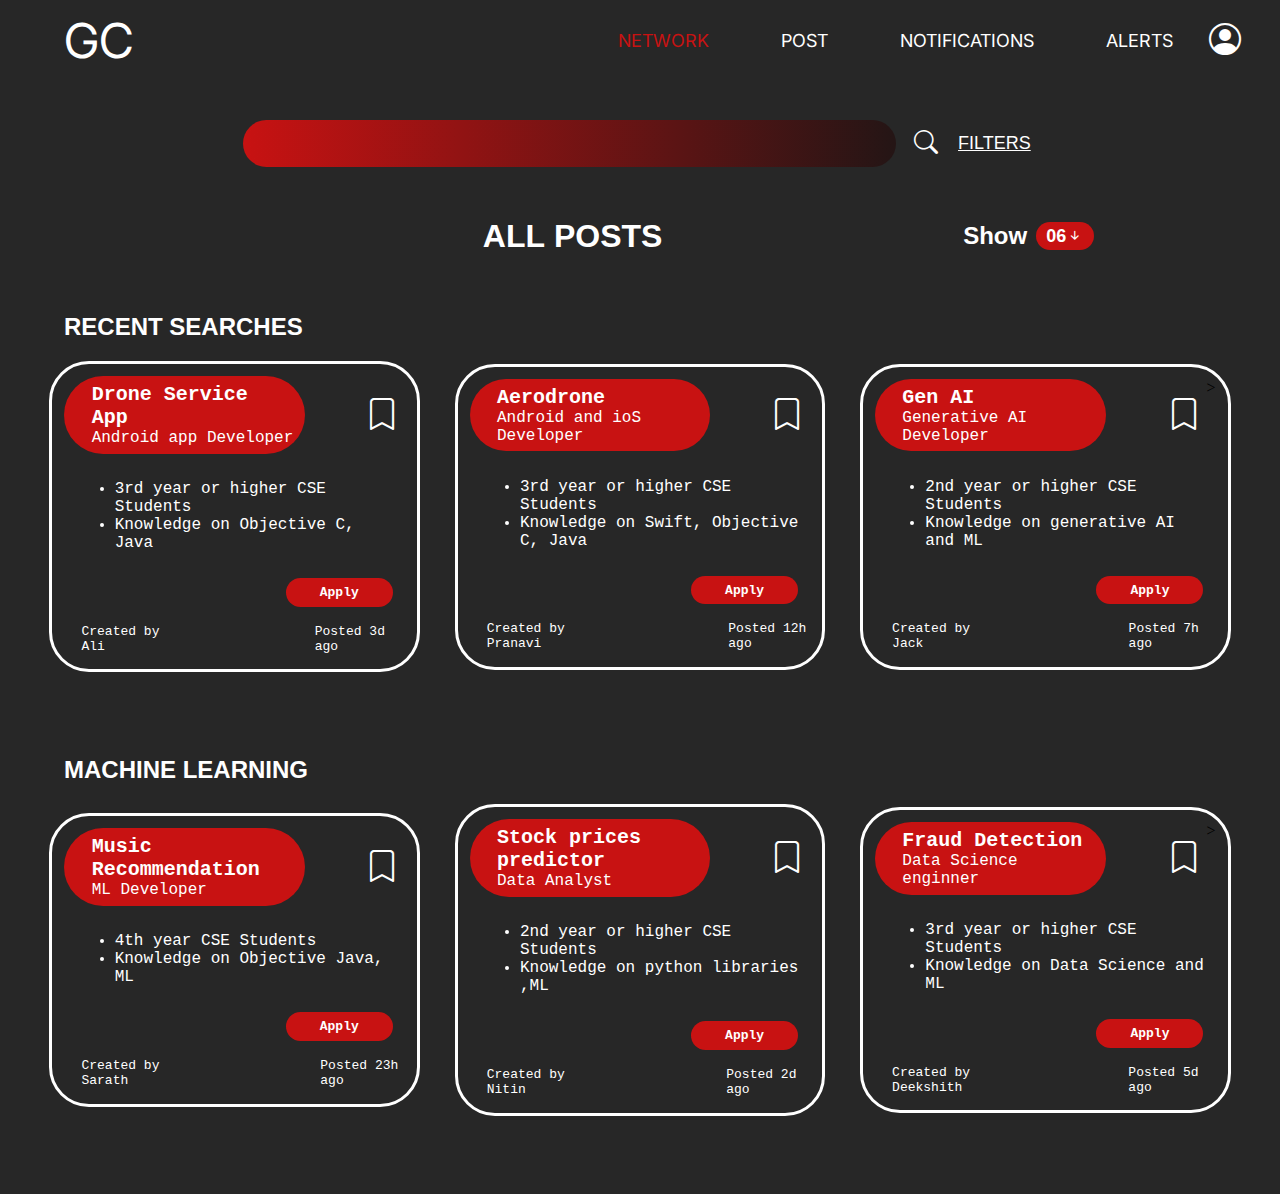
<file: network.html>
<!doctype html>
<html lang="en">
  <head>
    <meta charset="UTF-8" />
    <meta http-equiv="X-UA-Compatible" content="IE=edge" />
    <meta name="viewport" content="width=device-width, initial-scale=1.0" />
    <link rel="stylesheet" href="network.css">
    <link rel="stylesheet" href="https://cdn.jsdelivr.net/npm/bootstrap-icons@1.11.3/font/bootstrap-icons.min.css">
    <link href='https://fonts.googleapis.com/css?family=Inter' rel='stylesheet'>
    <script src="network.js"></script>
    <title>GC NETWORK</title>
  </head>
  <body>
    <nav class="navbar-cont">
      <div class="logo-cont">
        <a href="index.html" class="logo">GC</a>
      </div>
      <div class="profile-options">
          <div class="nav-link-cont">
            <a href="network.html" class="nav-link"  style="color: #c81212;">NETWORK</a>
            <a href="post.html" class="nav-link">POST</a>
            <a href="notifications.html" class="nav-link">NOTIFICATIONS</a>
            <a href="#" class="nav-link">ALERTS</a>
            <a class="profile-options-bar-cont" href="profile.html">
                <i class="bi bi-person-circle"></i>
            </a>
          </div>
      </div>
    </nav>
    <div class="mainbar">
      <input type="text" id="srcinp">&nbsp;&nbsp;&nbsp;
      <button id="search-icon"><i class="bi bi-search" ></i></button>&nbsp;&nbsp;
      <button id="filters">FILTERS</button>
      <div id="filtersDropdown" class="dropdown-content">
        <h3 class="h3dd">SORT BY</h3>
        <div id="radiofl">
        <label><input type="radio" name="filter" value="option1">&nbsp;Most Recent</label>
        <label><input type="radio" name="filter" value="option2">&nbsp;Most Relevant</label>
        </div>
        <h3 for="fieldSelect" class="h3dd">Select a field:</h3>
        <div>
        <select id="fieldSelect">
        <option value="field1">Machine Learning</option>
        <option value="field2">Data Science</option>
        <option value="field3">Entrepreurship</option>
        <option value="field4">Architecture</option>
        <option value="field5">Sciences</option>
        <option value="field6">Event-Organising</option>
        </select>
        </div>
          <h3 class="h3dd">Duration</h3>
          <div id="timegap">
          <input type="date" id="dateInput">
          <h3 style="font-weight: 300;color:gray">TO</h3>
          <input type="date" id="dateInput">
          </div>
        <h3 for="fieldSelect" class="h3dd">Year of study</h3>
        <div>
        <select id="fieldSelect">
        <option value="field1">1st year of Bachelor's</option>
        <option value="field2">2nd year of Bachelor's</option>
        <option value="field3">3rd year of Bachelor's</option>
        <option value="field4">4th year of Bachelor's</option>
        <option value="field5">1st year of Master's</option>
        <option value="field6">2nd year of Master's</option>
        </select>
        </div>
        <a href="network.html"><button id="apprfil">Apply</button></a>
      </div>
    </div>
    <div id="showe">
        <h1 class="mbars" id="allpa">ALL&nbsp;POSTS</h1>
        <div id="shent" class="mbars">
          <h2 style="margin: 0;">Show</h2>&nbsp;&nbsp;
          <button class="dropdown">06<i class="bi bi-arrow-down-short"></i></button>
        </div>
    </div>
    <h2 id="reces">RECENT SEARCHES</h2>
    <div class="train1">
      <div class="boxtx">
        <div class="topbx">
        <div class="uppredi">
          <div class="mheadupr">Drone Service App</div>
          <div class="subupr">Android app Developer</div>
        </div>
        <button id="btxo" onclick="changecolor()"><i class="bi bi-bookmark"></i></button>
        </div>
        <div class="basifb">
          <ul>
            <li>3rd year or higher CSE Students</li>
            <li>Knowledge on Objective C, Java</li>
          </ul>
        </div>
        <button class="applybtnr">Apply</button>
        <div class="boxfoot">
          <h4 class="creator">Created by Ali</h4>
          <h4 class="creator" style="padding-left: 40%;">Posted 3d ago</h4>
        </div>
      </div>
      <div class="boxtx">
        <div class="topbx">
        <div class="uppredi">
          <div class="mheadupr">Aerodrone</div>
          <div class="subupr">Android and ioS Developer</div>
        </div>
        <button id="btxo" onclick="changecolor()"><i class="bi bi-bookmark"></i></button>
        </div>
        <div class="basifb">
          <ul>
            <li>3rd year or higher CSE Students</li>
            <li>Knowledge on Swift, Objective C, Java</li>
          </ul>
        </div>
        <button class="applybtnr">Apply</button>
        <div class="boxfoot">
          <h4 class="creator">Created by Pranavi</h4>
          <h4 class="creator" style="padding-left: 40%;">Posted 12h ago</h4>
        </div>
      </div>
      <div class="boxtx">
        <div class="topbx">
        <div class="uppredi">
          <div class="mheadupr">Gen AI</div>
          <div class="subupr">Generative AI Developer</div>
        </div>
        <button id="btxo" onclick="changecolor()"><i class="bi bi-bookmark"></i></button>>
        </div>
        <div class="basifb">
          <ul>
            <li>2nd year or higher CSE Students</li>
            <li>Knowledge on generative AI and ML</li>
          </ul>
        </div>
        <button class="applybtnr">Apply</button>
        <div class="boxfoot">
          <h4 class="creator">Created by Jack</h4>
          <h4 class="creator" style="padding-left: 40%;">Posted 7h ago</h4>
        </div>
      </div>
    </div>
    <h2 id="reces">MACHINE LEARNING</h2>
    <div class="train1">
      <div class="boxtx">
        <div class="topbx">
        <div class="uppredi">
          <div class="mheadupr">Music Recommendation</div>
          <div class="subupr">ML Developer</div>
        </div>
        <button id="btxo" onclick="changecolor()"><i class="bi bi-bookmark"></i></button>
        </div>
        <div class="basifb">
          <ul>
            <li>4th year CSE Students</li>
            <li>Knowledge on Objective Java, ML</li>
          </ul>
        </div>
        <button class="applybtnr">Apply</button>
        <div class="boxfoot">
          <h4 class="creator">Created by Sarath</h4>
          <h4 class="creator" style="padding-left: 40%;">Posted 23h ago</h4>
        </div>
      </div>
      <div class="boxtx">
        <div class="topbx">
        <div class="uppredi">
          <div class="mheadupr">Stock prices predictor</div>
          <div class="subupr">Data Analyst</div>
        </div>
        <button id="btxo" onclick="changecolor()"><i class="bi bi-bookmark"></i></button>
        </div>
        <div class="basifb">
          <ul>
            <li>2nd year or higher CSE Students</li>
            <li>Knowledge on python libraries ,ML</li>
          </ul>
        </div>
        <button class="applybtnr">Apply</button>
        <div class="boxfoot">
          <h4 class="creator">Created by Nitin</h4>
          <h4 class="creator" style="padding-left: 40%;">Posted 2d ago</h4>
        </div>
      </div>
      <div class="boxtx">
        <div class="topbx">
        <div class="uppredi">
          <div class="mheadupr">Fraud Detection</div>
          <div class="subupr">Data Science enginner</div>
        </div>
        <button id="btxo" onclick="changecolor()"><i class="bi bi-bookmark"></i></button>>
        </div>
        <div class="basifb">
          <ul>
            <li>3rd year or higher CSE Students</li>
            <li>Knowledge on Data Science and ML</li>
          </ul>
        </div>
        <button class="applybtnr">Apply</button>
        <div class="boxfoot">
          <h4 class="creator">Created by Deekshith</h4>
          <h4 class="creator" style="padding-left: 30%;">Posted 5d ago</h4>
        </div>
      </div>
    </div>
  </body>
  <script>
document.addEventListener("click", function(event) {
  var dropdown = document.getElementById("filtersDropdown");
  var filtersButton = document.getElementById("filters");
  if (!dropdown.contains(event.target) && event.target !== filtersButton) {
    dropdown.style.display = "none";
  }
});
document.getElementById("filters").addEventListener("click", function() {
  var dropdown = document.getElementById("filtersDropdown");
  if (dropdown.style.display === "block") {
    dropdown.style.display = "none";
  } else {
    dropdown.style.display = "block";
  }
});
</script>
</html>
</file>
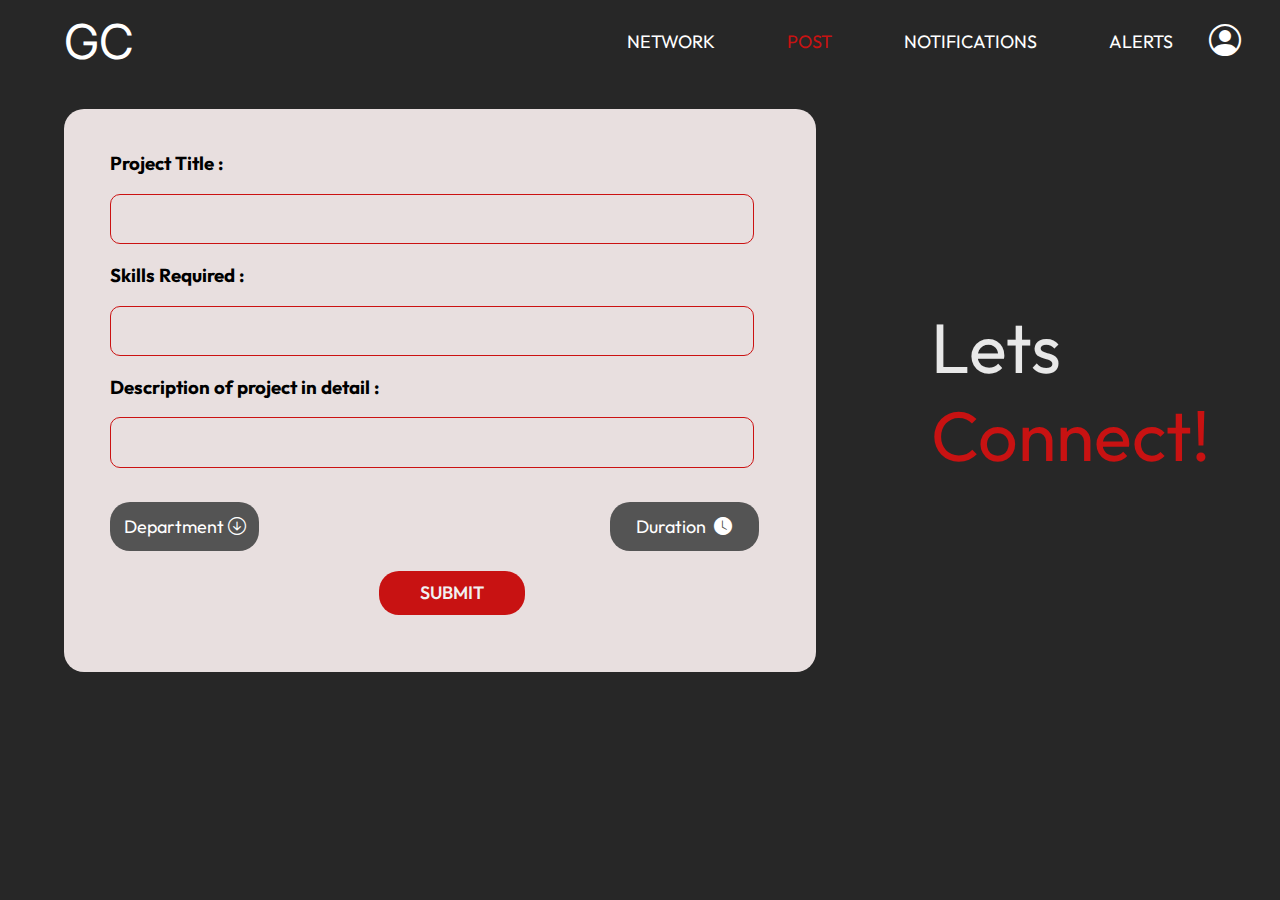
<file: post.html>
<!doctype html>
<html lang="en">
  <head>
    <meta charset="UTF-8" />
    <meta http-equiv="X-UA-Compatible" content="IE=edge" />
    <meta name="viewport" content="width=device-width, initial-scale=1.0" />
    <link rel="stylesheet" href="post.css" />
    <link
      rel="stylesheet"
      href="https://cdn.jsdelivr.net/npm/bootstrap-icons@1.11.3/font/bootstrap-icons.min.css"
    />
    <link
      href="https://fonts.googleapis.com/css?family=Inter"
      rel="stylesheet"
    />
    <link rel="preconnect" href="https://fonts.googleapis.com">
    <link rel="preconnect" href="https://fonts.gstatic.com" crossorigin>
    <link href="https://fonts.googleapis.com/css2?family=Outfit:wght@100..900&display=swap" rel="stylesheet">
    <script src="post.js"></script>
    <title>GC POST</title>
  </head>
  <body>
    <nav class="navbar-cont">
      <div class="logo-cont">
        <a href="index.html" class="logo">GC</a>
      </div>
      <div class="profile-options">
        <div class="nav-link-cont">
          <a href="network.html" class="nav-link">NETWORK</a>
          <a href="post.html" class="nav-link" style="color: #c81212">POST</a>
          <a href="notifications.html" class="nav-link">NOTIFICATIONS</a>
          <a href="#" class="nav-link">ALERTS</a>
          <a class="profile-options-bar-cont" href="profile.html">
            <i class="bi bi-person-circle"></i>
          </a>
        </div>
      </div>
    </nav>
    <div class="cont">
      <div id="apply">
        <h3>Project Title :</h3>
        <input type="text" class="boxtake" />
        <h3>Skills Required :</h3>
        <input type="text" class="boxtake" />
        <h3>Description of project in detail :</h3>
        <input type="text" class="boxtake" /><br />
        <div id="applydown">
          <button id="branch" onclick="myFunction()" class="abtn">
            Department&nbsp;<i class="bi bi-arrow-down-circle"></i>
          </button>
          <div id="myDropdown" class="dropdown-content">
            <button onclick="changeDepartment('Engineering')">
              Engineering
            </button>
            <button onclick="changeDepartment('Management')">Management</button>
            <button onclick="changeDepartment('Architecture')">
              Architecture
            </button>
            <button onclick="changeDepartment('Humanities')">Humanities</button>
            <button onclick="changeDepartment('Sciences')">Sciences</button>
          </div>
          <button id="duration" class="abtn">
            Duration &nbsp;<i class="bi bi-clock-fill"></i>
          </button>
        </div>
        <div class="button-cont">
          <button id="submitr" type="submit">SUBMIT</button>
        </div>
      </div>
      <div id="brand">
        <div class="Sent"><span style="font-size:175%; color: #e8e8e8">Lets</div>
        <div class="Sent"><span style="font-size:175%; padding-top: -10%; color: #c81212">Connect!</div>
      </div>
    </div>
  </body>
</html>
</file>
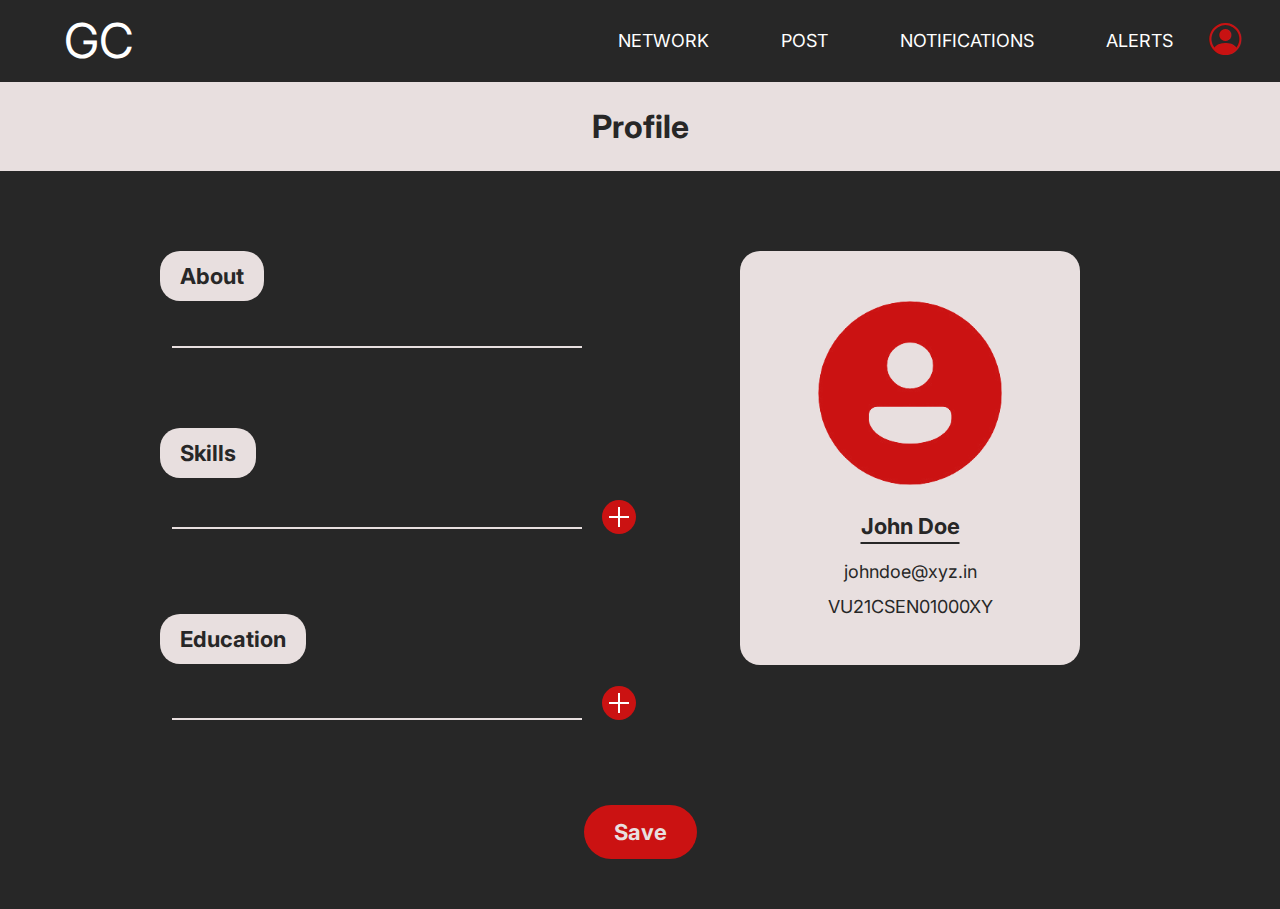
<file: profile.html>
<!doctype html>
<html lang="en">
  <head>
    <meta charset="UTF-8" />
    <meta http-equiv="X-UA-Compatible" content="IE=edge" />
    <meta name="viewport" content="width=device-width, initial-scale=1.0" />
    <link rel="stylesheet" href="profile-css.css">
    <link rel="stylesheet" href="https://cdn.jsdelivr.net/npm/bootstrap-icons@1.11.3/font/bootstrap-icons.min.css">
    <link href='https://fonts.googleapis.com/css?family=Inter' rel='stylesheet'>
    <title>GC Profile</title>
  </head>
  <body>
    <nav class="navbar-cont">
      <div class="logo-cont">
        <a href="index.html" class="logo">GC</a>
      </div>

      <div class="profile-options">
          <div class="nav-link-cont">
            <a href="network.html" class="nav-link">NETWORK</a>
            <a href="post.html" class="nav-link">POST</a>
            <a href="notifications.html" class="nav-link">NOTIFICATIONS</a>
            <a href="#" class="nav-link">ALERTS</a>
            <a class="profile-options-bar-cont" href="profile.html">
              <i class="bi bi-person-circle"></i></a>
          </div> 
      </div>
    </nav>
    <h1 class="profile-heading">Profile</h1>
    
    
    <div class="about-page">
      <div class="form-cont">
          <p class="about-form-heading">About</p>
        <div id="about-form-container">
          <div class="about-input-container">
            <input type="text" id="input1" class="about-input" data-threshold = "50">
          </div>
        </div>

        <p class="about-form-heading">Skills</p>
        <div id="skill-form-container">
          <div class="skill-input-container">
            <input type="text" id="input2" class="about-input" data-threshold = "50">
            <img class="plus" data-container="skill-form-container" id="addSkill" src="[data-uri]"/>
          </div>
        </div>

        <p class="about-form-heading">Education</p>
        <div id="edu-form-container">
          <div class="edu-input-container">
            <input type="text" id="input3" class="about-input" data-threshold = "90">
            <img class="plus" data-container="edu-form-container" id="addEducation"
src="[data-uri]"/>
          </div>
        </div>
      </div>

      <div class="img-blob-cont">
        <div class="img-container">
            <img class="dp" src="download.png"/>
            <p class="name">John Doe</p>
            <p class="email">johndoe@xyz.in</p>
            <p class="roll-no">VU21CSEN01000XY</p>
        </div>
      </div>

    </div>
    <div class="submit-cont">
      <a href="#" class="submit-button">Save</a>
    </div>
    
    <script src="profile.js"></script>
  </body>
</html>
</file>
<file: network.css>
body {
    padding: 0%;
    margin: 0%;
    overflow-x: hidden;
    background: #272727;
  }
  
  .navbar-cont {
    display: flex;
    justify-content: space-between;
    background-color: #272727;
    flex: 1;
    align-content: center;
    align-items: center;
    padding: 0.5%;
  }
  
  .logo-cont {
    display: flex;
    justify-content: start;
  }
  
  .logo {
    margin: 2.5%;
    font-family: 'Inter';
    text-decoration: 0%;
    font-size: 300%;
    word-spacing: 2px;
    color: #fff;
    padding-left: 80%;
  }

  .profile-options-bar-cont {
    display: flex;
    justify-content: end;
    align-items: center;
    font-size: xx-large;
    margin-right: 5%;
    color: #fff;
  }


  
  .nav-link-cont {
    display: flex;
    justify-content: end;
    align-items: center;
  }
  
  .nav-link {
    margin: 16px;
    font-family: 'Inter';
    font-size: 112.5%;
    color: #fff;
    padding: 8px 20px 8px 20px;
    cursor: pointer;
    text-decoration: 0;
  }
  
  a.nav-link:hover {
    color: #c81212;
    transition: 40ms ease-in-out;
  }

  .mainbar{
    display: flex;
    flex-direction: row;
    justify-content: center;
    margin-top:3%;
  }

  #filters{
    font-size: large;
    color: #fff;
    text-decoration: underline;
    border: 0;
    background-color: transparent;
    font-family: 'Lucida Sans', 'Lucida Sans Regular', 'Lucida Grande', 'Lucida Sans Unicode', Geneva, Verdana, sans-serif;
  }

  #srcinp{
    width: 50%;
    padding: 1%;
    border-radius: 30px;
    font-size: large;
    color: #fff;
    background-image: linear-gradient(to right,
            #c81212,
            #241515);
    border: thin;
    width: calc(50% - 30px);
    padding-right: 30px;
  }

  #search-icon {
    font-size: x-large;
    font-weight: 600;
    cursor: pointer;
    color: #fff; 
    border: 0;
    background-color: transparent;
  }

  #showe{
    display: flex;
    margin: 1% auto;
    flex-direction: row;
  }

  .mbars{
    color: #fff;
    text-align: center;
    font-family:'Lucida Sans', 'Lucida Sans Regular', 'Lucida Grande', 'Lucida Sans Unicode', Geneva, Verdana, sans-serif;
    margin:3% auto;
  }

  #allpa{
    text-align:right;
    width: 40%;
  }

  #shent{
    width: 13%;
    text-align: left;
    display: flex;
    margin: auto;
  }

  .dropdown{
    position: relative;
    width: 35%;
    background-color: #c81212;
    border-radius: 20px;
    border: thin;
    text-align: center;
    font-size:large;
    font-weight: 600;
    color: #fff;
  }

  #reces{
    margin-left: 5%;
    color: #fff;
    font-family: 'Lucida Sans', 'Lucida Sans Regular', 'Lucida Grande', 'Lucida Sans Unicode', Geneva, Verdana, sans-serif;
  }

  .train1{
    display: flex;
    flex-direction: row;
    margin: auto;
    justify-content: space-around;
    align-items:center;
    width: 95%;
    margin: auto;
    padding-bottom: 5%;
  }

  .topbx{
    display: flex;
  }

  .boxtx{
    display:inline-block;
    width: 28%;
    height: auto;
    border: 3px solid;
    border-color: #fff;
    border-radius: 40px;
    padding: 1%;
  }

  .uppredi{
    width: 60%;
    background-color:#c81212;
    text-align: left;
    color: #fff;
    border-radius: 40px;
    font-family: monospace;
    padding: 2% 3% 2% 8%;
    height: auto;
  }

  #btxo{
    font-size: xx-large;
    padding:2% ;
    margin-left: 16%;
    color: #fff;
    background-color: transparent;
    border: 0;
  }

  .mheadupr{
    font-size: x-large;
    font-weight: 600;
  }

  .subupr{
    font-size: large;
  }

  .basifb{
    font-size: large;
    color: #fff;
    font-family: monospace;
    padding: 3%;
  }

  .applybtnr{
    padding: 2% 10%;
    background-color: #c81212;
    color: #fff;
    font-family: monospace;
    font-weight: 600;
    font-size: medium;
    border-radius: 20px;
    border:0;
    margin: 0% 2% 2% 65%;
  }

  .creator{
    color: #fff;
    margin:0;
    font-family: monospace;
    font-size: medium;
    font-weight: 200;
    padding-left: 5%;
  }

  .boxfoot{
    margin-top: 3%;
    margin-bottom: 1%;
    display: flex;
    flex-direction: row;
  }


.dropdown-content {
  display: none;
  position: absolute;
  margin-left: 65%;
  margin-top: 4%;
  background-color: #f9f9f9;
  width:23%;
  padding:2%;
  border-radius: 40px;
  z-index: 1;
  font-family: 'Lucida Sans', 'Lucida Sans Regular', 'Lucida Grande', 'Lucida Sans Unicode', Geneva, Verdana, sans-serif;
}

#radiofl{
  display: flex;
  flex-direction: row;
  margin: 4% auto;
  font-size:large;
  font-weight:300;
  justify-content:space-evenly;
}

#fieldSelect,option{
  border-radius: 20px;
  font-size: large;
  padding: 2%;
  width: 100%;
  border: 1px solid #ccc;
  margin-top: 3%;
}

#timegap{
  display: flex;
  flex-direction: row;
  justify-content: space-evenly;
}

.h3dd{
  margin: 5% 0% 0% 0%;
}

#apprfil{
  margin: 5% auto auto auto;
  padding: 2%;
  color:#f9f9f9 ;
  background-color: #c81212;
  border: 0;
  border-radius: 20px;
  display: flex;
  width: 30%;
  font-size: large;
  justify-content: center;
}

.dropdown-content label {
  display: block;
  margin-bottom: 8px;
}

.dropdown-content input[type="date"] {
  padding: 4%;
  margin-top: 8px;
  border-radius: 20px;
}

.dropdown-content input[type="radio"] {
  accent-color:#c81212;
  font-size: xx-large;
}

#filters:hover #filtersDropdown {
  display: block;
}
</file>
<file: post.css>
body {
  padding: 0%;
  margin: 0%;
  overflow-x: hidden;
  background: #272727;
}

.boxtake {
border: 1px solid;
border-color: #cb1212;
width: 90%;
height: auto;
padding: 2%;
border-radius: 10px;
background-color: transparent;
font-size:large;
}


.boxtake:active {
border: 1px solid;
border-color: #cb1212;

}

.navbar-cont {
  display: flex;
  justify-content: space-between;
  background-color: #272727;
  flex: 1;
  align-content: center;
  align-items: center;
  padding: 0.5%;
}

.logo-cont {
  display: flex;
  justify-content: start;
}

.logo {
  margin: 2.5%;
  font-family: 'Inter';
  text-decoration: 0%;
  font-size: 300%;
  word-spacing: 2px;
  color: #fff;
  padding-left: 80%;
}

.profile-options-bar-cont {
  display: flex;
  justify-content: end;
  align-items: center;
  font-size: xx-large;
  margin-right: 5%;
  color: #fff;
}



.nav-link-cont {
  display: flex;
  justify-content: end;
  align-items: center;
}

.nav-link {
  margin: 16px;
  font-family: Outfit;
  font-size: 112.5%;
  color: #fff;
  padding: 8px 20px 8px 20px;
  cursor: pointer;
  text-decoration: 0;
}

a.nav-link:hover {
  color: #c81212;
  transition: 40ms ease-in-out;
}

.cont{
  display: flex;
  flex-direction: row;
  width: 90%;
  margin: 2% auto;
  font-family: Outfit;
}

#apply{
  width: 60%;
  background-color:#E8DFDF;
  padding: 2% 2% 5% 4%;
  border-radius: 20px;
  height: max-content;
}


#applydown{
  margin:2% auto;
  display: flex;
  flex-direction: row;
  justify-content:space-between;
  padding: 3% 5% 1% 0%;
}

.abtn{
  width: 23%;
  height: auto;
  border: 0;
  border-radius: 20px;
  padding: 2%;
  font-size: large;
  background-color: #545454;
  color: white;
  cursor: pointer;
  font-family: Outfit;
}

.dropdown {
  position: relative;
  display: inline-block;
}

.dropdown-content {
  display: none;
  position: absolute;
  background-color:#E8DFDF;
  min-width: 160px;
  z-index: 1;
  border-radius: 20px;
  border: thin solid black;
  padding: 12px;
  margin-top: 60px;
  justify-content: center;
  margin-left: 20px;
}

.dropdown-content button {
  color: black;
  background-color: transparent;
  padding: 12px 16px;
  width: 100%;
  border: thin;
  text-decoration: none;
  display: block;
  font-family: Outfit;
  font-size: 15px;
}


.dropdown-content button:hover {
  background-color:#272727; 
  color: #f1f1f1;
  border-radius: 20px;
}
.show {display:block;}


.button-cont {
display: flex;
align-items: center;
justify-content: center;
}
#submitr{
  display: flex;
  justify-content: center;
  margin: auto;
  font-size: large;
  background-color: #c81212;
  color: #f1f1f1;
  padding: 1.5% 6%;
  font-weight: 550;
  border-radius: 20px;
  border: 0px  solid black;
  font-family: Outfit;
  cursor: pointer;
  
}

#brand{
  width: 25%;
  padding-left: 10%;
  margin:auto;
}
.Sent{
  font-size:250%;
  font-family: Outfit;
  color:#E8DFDF;
}
</file>
<file: profile-css.css>
body {
  padding: 0%;
  margin: 0%;
  overflow-x: hidden;
  background: #272727;
}

.navbar-cont {
  display: flex;
  justify-content: space-between;
  background-color: #272727;
  flex: 1;
  align-content: center;
  align-items: center;
  padding: 0.5%;
}

.logo-cont {
  display: flex;
  justify-content: start;
}

.logo {
  margin: 2.5%;
  font-family: 'Inter';
  text-decoration: 0%;
  font-size: 300%;
  word-spacing: 2px;
  color: #fff;
  padding-left: 80%;
}

.nav-link-cont {
  display: flex;
  justify-content: end;
  align-items: center;
}

.nav-link {
  margin: 16px;
  font-family: 'Inter';
  font-size: 112.5%;
  color: #fff;
  padding: 8px 20px 8px 20px;
  cursor: pointer;
  text-decoration: 0;
}

a.nav-link:hover {
  color: #c81212;
  transition: 40ms ease-in-out;
}

.profile-options-bar-cont{
  display: flex;
  justify-content: end;
  align-items: center;
  font-size: xx-large;
  margin-right: 5%;
  color:#c81212;
}


.profile-options:focus {
  outline: none;
}

.profile-icon {
  width: 48px;
  height: 48px;
  padding: 20px;
  cursor: pointer;
}

.profile-heading {
  text-align: center;
  font-family: Inter;
  padding: 25px 0px 25px 0px;
  background-color: #e8dfdf;
  color: #272727;
  margin: 0%;
}

.video-cont {
  background-color: #cb1212;
  height: 100%;
  padding-top: 0;
  margin-top: 0%;
}

.video {
  width: 100%;
  height: 260px;
}

.about-page {
  display: flex;
  justify-content: space-between;
}

.form-cont {
  margin-left: 160px;
  width: 50%;
  padding-bottom: 25px;
}

.about-form-heading {
  font-size: 22px;
  font-weight: bold;
  padding: 12px 20px 12px 20px;
  font-family: Inter;
  width: fit-content;
  color: #272727;
  background-color: #e8dfdf;
  border-radius: 20px;
  margin-top: 80px;
}

.about-input {
  font-family: Inter;
  color: #e8dfdf;
  outline: 0;
  margin-left: 12px;
  border-width: 0 0 2px;
  border-color: #e8dfdf;
  background: transparent;
  caret-color: #e8dfdf;
  width: 70%;
  word-wrap: break-word;
  font-size: 18px;
}

.about-input-container {
  display: flex;
  flex-direction: column;
  margin-top: 20px;
}

.dynamic-input {
  font-size: 18px;
  font-family: Inter;
  color: #e8dfdf;
  outline: 0;
  margin-top: 20px;
  margin-left: 12px;
  border-width: 0 0 2px;
  border-color: #e8dfdf;
  background: transparent;
  caret-color: #e8dfdf;
  width: 30%;
  word-wrap: break-word;
}

.skill-input-container {
  display: flex;
  align-items: center;

}

.plus {
  background-color: #cb1212;
  border-radius: 50%;
  margin-left: 20px;
  padding: 5px;
}

.edu-input-container {
  display: flex;
}

.minus {
  padding-top: 10px;
  padding-left: 16px;
  height: 42px;
  align-items: center;

}

.img-blob-cont {
  width: auto;
  height: fit-content;
  position: relative;
  display: flex;
  justify-content: end;
  margin-right: 200px;
}


.img-container {
  justify-content: end;
  border-radius: 20px;
  margin-left: -80%;
  margin-top: 80px;
  padding: 12px 10px 30px 10px;
  background-color: #e8dfdf;
  color: #272727;
  width: 320px;
  height: auto;
  text-align: center;
}

.dp {
  object-fit: cover;
  width: 200px;
  height: 220px;
  padding: 20px 20px 8px 20px;
}

.name {
  font-family: Inter;
  font-weight: bold;
  text-align: center;
  margin-top: -2px;
  text-decoration: 2px underline;
  text-underline-offset: 8px;
  font-size: 22px;
}

.email {
  text-align: center;
  font-family: Inter;
  font-size: 18px;
  padding: -12px;
  margin-top: 18px;
}

.roll-no {
  text-align: center;
  font-family: Inter;
  font-size: 18px;
  padding: -12px;
  margin-top: -4px;
}

.submit-cont {
  display: flex;
  justify-content: center;

}

.submit-button {
  text-align: center;
  margin: 60px 0 50px 0;
  background-color: #cb1212;
  font-family: Inter;
  color: #e8dfdf;
  width: fit-content;
  padding: 14px 30px 14px 30px;
  border-radius: 35px;
  text-decoration: 0;
  font-weight: bold;
  font-size: 22px;
}
</file>
